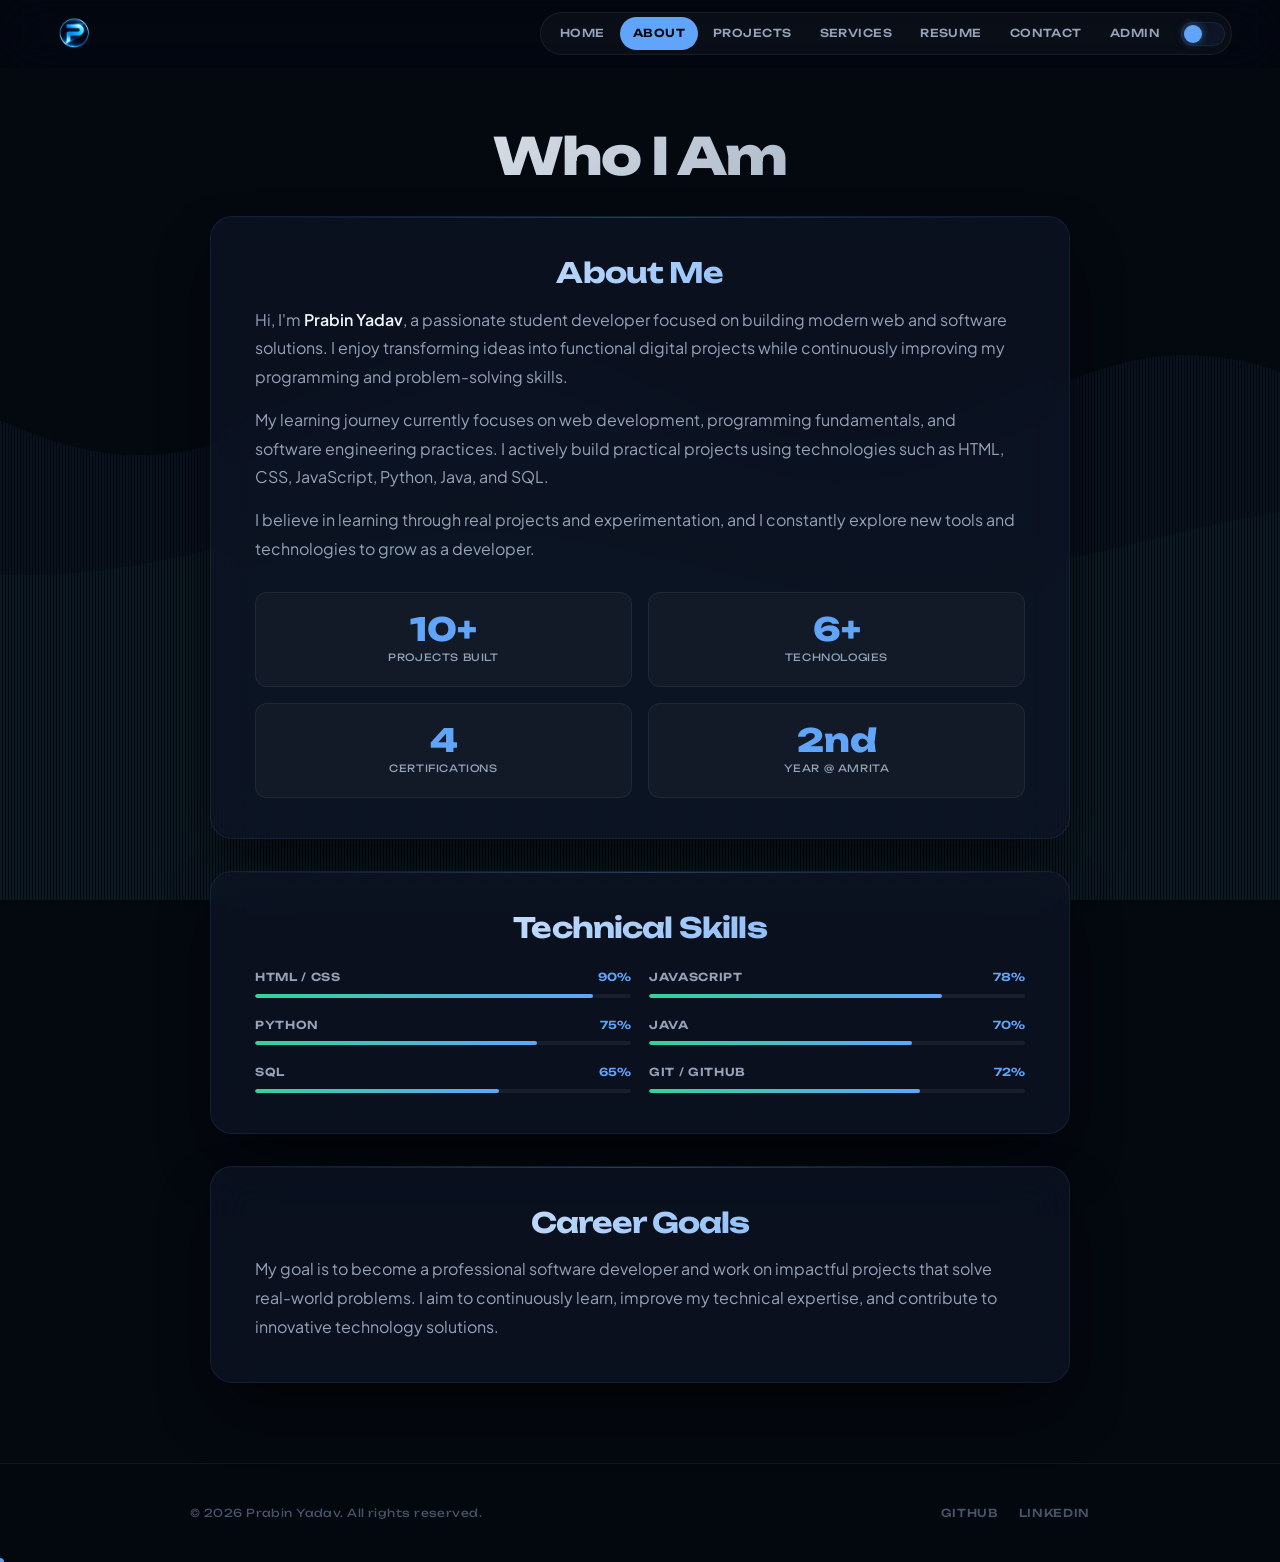
<file: about.html>
<!DOCTYPE html>
<html lang="en">
<head>
  <meta charset="UTF-8">
  <meta name="viewport" content="width=device-width, initial-scale=1.0">
  <title>About | Prabin Yadav</title>
  <link rel="stylesheet" href="css/style.css">
</head>
<body>

<canvas id="aboutCanvas"></canvas>

<header>
  <div class="logo">
    <img src="images/logo.png" alt="Prabin Yadav">
  </div>
  <nav>
    <div class="nav-links" id="navLinks">
      <a href="index.html">Home</a>
      <a href="about.html">About</a>
      <a href="projects.html">Projects</a>
      <a href="services.html">Services</a>
      <a href="resume.html">Resume</a>
      <a href="contact.html">Contact</a>
      <a href="admin/login.html">Admin</a>
      <div id="modeToggle" class="mode-toggle"><div class="toggle-circle"></div></div>
    </div>
    <div class="menu-toggle" id="menuToggle"><span id="menuIcon">☰</span></div>
  </nav>
</header>

<div class="page-heading reveal">
  
  <h2 class="section-title">Who I Am</h2>
</div>

<section class="glass reveal">
  <h2>About Me</h2>
  <p>
    Hi, I'm <strong>Prabin Yadav</strong>, a passionate student developer
    focused on building modern web and software solutions.
    I enjoy transforming ideas into functional digital projects
    while continuously improving my programming and problem-solving skills.
  </p>
  <p style="margin-top:14px;">
    My learning journey currently focuses on web development,
    programming fundamentals, and software engineering practices.
    I actively build practical projects using technologies such as
    HTML, CSS, JavaScript, Python, Java, and SQL.
  </p>
  <p style="margin-top:14px;">
    I believe in learning through real projects and experimentation,
    and I constantly explore new tools and technologies to grow as a developer.
  </p>

  <div class="about-intro" style="margin-top:28px;">
    <div class="stat-box">
      <div class="stat-num">10+</div>
      <div class="stat-label">Projects Built</div>
    </div>

    <div class="stat-box">
      <div class="stat-num">6+</div>
      <div class="stat-label">Technologies</div>
    </div>

    <div class="stat-box">
      <div class="stat-num">4</div>
      <div class="stat-label">Certifications</div>
    </div>

    <div class="stat-box">
      <div class="stat-num">2nd</div>
      <div class="stat-label">Year @ Amrita</div>
    </div>

  </div>
</section>

<section class="glass reveal">
  <h2>Technical Skills</h2>
  <div class="skills-grid">
    <div class="skill-item">
      <div class="skill-header">
        <span class="skill-name">HTML / CSS</span>
        <span class="skill-pct">90%</span>
      </div>

      <div class="skill-track">
        <div class="skill-bar" data-pct="90">
        </div>
      </div>

    </div>

    <div class="skill-item">
      <div class="skill-header">
        <span class="skill-name">JavaScript</span>
        <span class="skill-pct">78%</span>
      </div>

      <div class="skill-track">
        <div class="skill-bar" data-pct="78">
        </div>
      </div>

    </div>

    <div class="skill-item">
      <div class="skill-header">
        <span class="skill-name">Python</span>
        <span class="skill-pct">75%</span>
      </div>

      <div class="skill-track">
        <div class="skill-bar" data-pct="75">
        </div>
      </div>

    </div>

    <div class="skill-item">
      <div class="skill-header">
        <span class="skill-name">Java</span>
        <span class="skill-pct">70%</span>
      </div>

      <div class="skill-track">
        <div class="skill-bar" data-pct="70">
        </div>
      </div>

    </div>

    <div class="skill-item">
      <div class="skill-header">
        <span class="skill-name">SQL</span>
        <span class="skill-pct">65%</span>
      </div>

      <div class="skill-track">
        <div class="skill-bar" data-pct="65">
        </div>
      </div>

    </div>

    <div class="skill-item">
      <div class="skill-header">
        <span class="skill-name">Git / GitHub</span>
        <span class="skill-pct">72%</span>
      </div>

      <div class="skill-track">
        <div class="skill-bar" data-pct="72">
        </div>
      </div>

    </div>

  </div>
</section>

<section class="glass reveal" style="margin-bottom:80px;">
  <h2>Career Goals</h2>
  <p>
    My goal is to become a professional software developer and work
    on impactful projects that solve real-world problems. I aim to
    continuously learn, improve my technical expertise, and contribute
    to innovative technology solutions.
  </p>
</section>

<footer>
  <div class="footer-inner">
    <span class="footer-copy">© 2026 Prabin Yadav. All rights reserved.</span>
    <div class="footer-links">
      <a href="https://github.com/hell-codes" target="_blank">GitHub</a>
      <a href="https://linkedin.com/in/prabinyadav" target="_blank">LinkedIn</a>
    </div>
  </div>
</footer>

<script src="js/nav.js"></script>
<script src="js/about.js"></script>
</body>
</html>
</file>
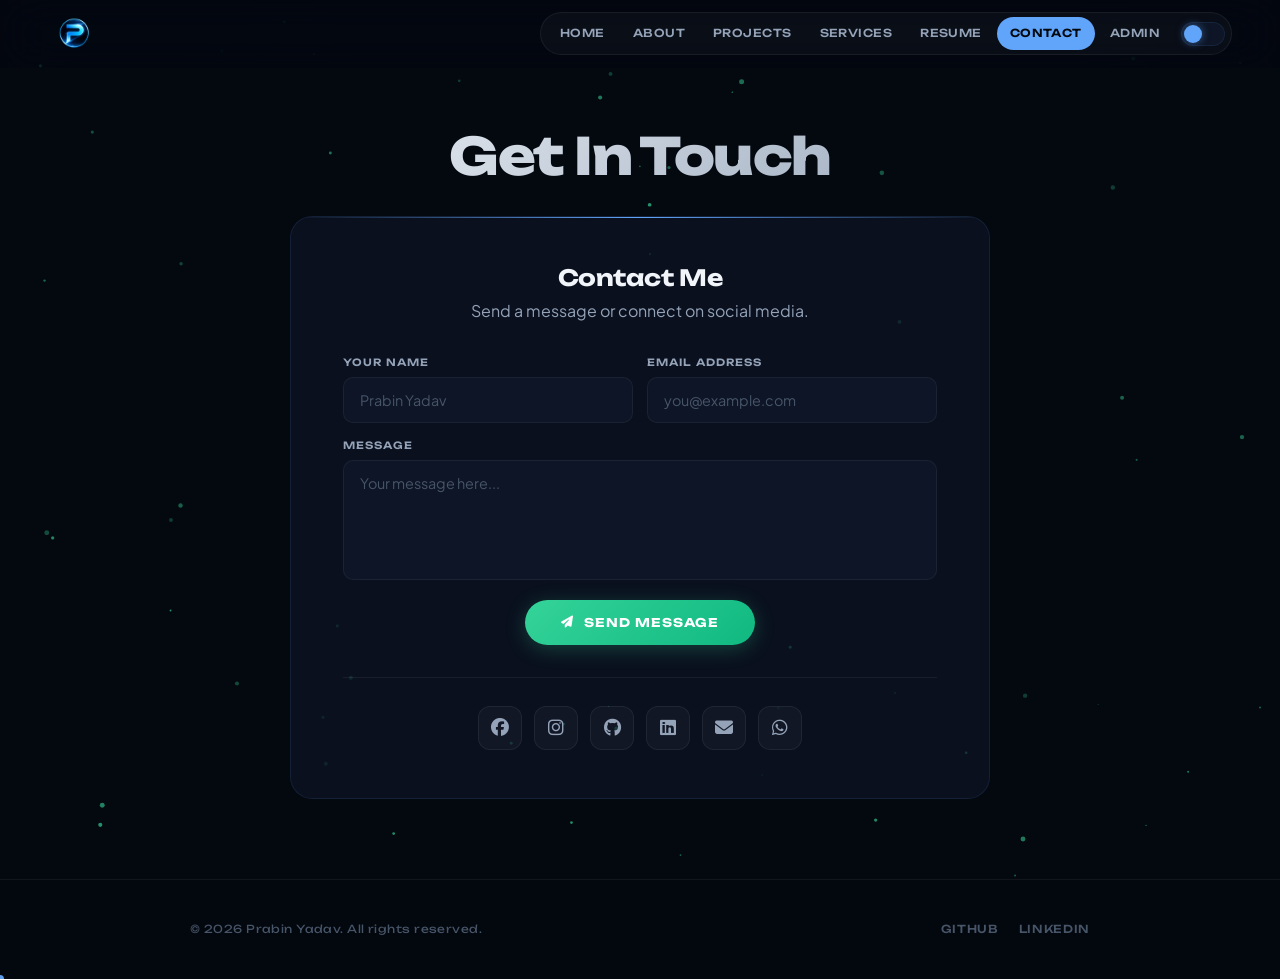
<file: contact.html>
<!DOCTYPE html>
<html lang="en">
<head>
  <meta charset="UTF-8">
  <meta name="viewport" content="width=device-width, initial-scale=1.0">
  <title>Contact | Prabin Yadav</title>
  <link rel="stylesheet" href="css/style.css">
  <link rel="stylesheet" href="https://cdnjs.cloudflare.com/ajax/libs/font-awesome/6.5.0/css/all.min.css">
</head>
<body>

<canvas id="contactCanvas"></canvas>

<header>
  <div class="logo">
    <img src="images/logo.png" alt="Prabin Yadav">
  </div>
  <nav>
    <div class="nav-links" id="navLinks">
      <a href="index.html">Home</a>
      <a href="about.html">About</a>
      <a href="projects.html">Projects</a>
      <a href="services.html">Services</a>
      <a href="resume.html">Resume</a>
      <a href="contact.html">Contact</a>
      <a href="admin/login.html">Admin</a>
      <div id="modeToggle" class="mode-toggle"><div class="toggle-circle"></div></div>
    </div>
    <div class="menu-toggle" id="menuToggle"><span id="menuIcon">☰</span></div>
  </nav>
</header>

<div class="page-heading reveal">
  
  <h2 class="section-title">Get In Touch</h2>
</div>

<div class="contact-wrap">
  <div class="contact-card reveal">
    <h2 style="font-family:var(--font-display);font-size:1.4rem;margin-bottom:6px;color:var(--text);text-align: center;">Contact Me</h2>
    <p style="margin-bottom:28px;text-align: center;">Send a message or connect on social media.</p>

    <form id="contactForm">
      <div class="form-row">
        <div class="form-group">
          <label class="form-label">Your Name</label>
          <input type="text" class="form-input" placeholder="Prabin Yadav" required>
        </div>
        <div class="form-group">
          <label class="form-label">Email Address</label>
          <input type="email" class="form-input" placeholder="you@example.com" required>
        </div>
      </div>
      <div class="form-group">
        <label class="form-label">Message</label>
        <textarea class="form-input" placeholder="Your message here..." required></textarea>
      </div>
      <button type="submit" class="form-submit">
        <i class="fas fa-paper-plane"></i> Send Message
      </button>
    </form>

    <div class="social-icons">
      <a class="social-icon" href="https://facebook.com/prabin.yadav.739326" target="_blank" title="Facebook">
        <i class="fab fa-facebook"></i>
      </a>
      <a class="social-icon" href="https://instagram.com/crazy.prabin_18" target="_blank" title="Instagram">
        <i class="fab fa-instagram"></i>
      </a>
      <a class="social-icon" href="https://github.com/hell-codes" target="_blank" title="GitHub">
        <i class="fab fa-github"></i>
      </a>
      <a class="social-icon" href="https://linkedin.com/in/prabinyadav" target="_blank" title="LinkedIn">
        <i class="fab fa-linkedin"></i>
      </a>
      <a class="social-icon" href="https://mail.google.com/mail/?view=cm&fs=1&to=prabin.yadav.0.0.18@gmail.com" target="_blank" title="Email">
        <i class="fas fa-envelope"></i>
      </a>
      <a class="social-icon" href="https://wa.me/+917250854792" target="_blank" title="WhatsApp">
        <i class="fab fa-whatsapp"></i>
      </a>
    </div>
  </div>
</div>

<footer>
  <div class="footer-inner">
    <span class="footer-copy">© 2026 Prabin Yadav. All rights reserved.</span>
    <div class="footer-links">
      <a href="https://github.com/hell-codes" target="_blank">GitHub</a>
      <a href="https://linkedin.com/in/prabinyadav" target="_blank">LinkedIn</a>
    </div>
  </div>
</footer>

<script src="js/nav.js"></script>
<script src="js/contact.js"></script>
</body>
</html>
</file>
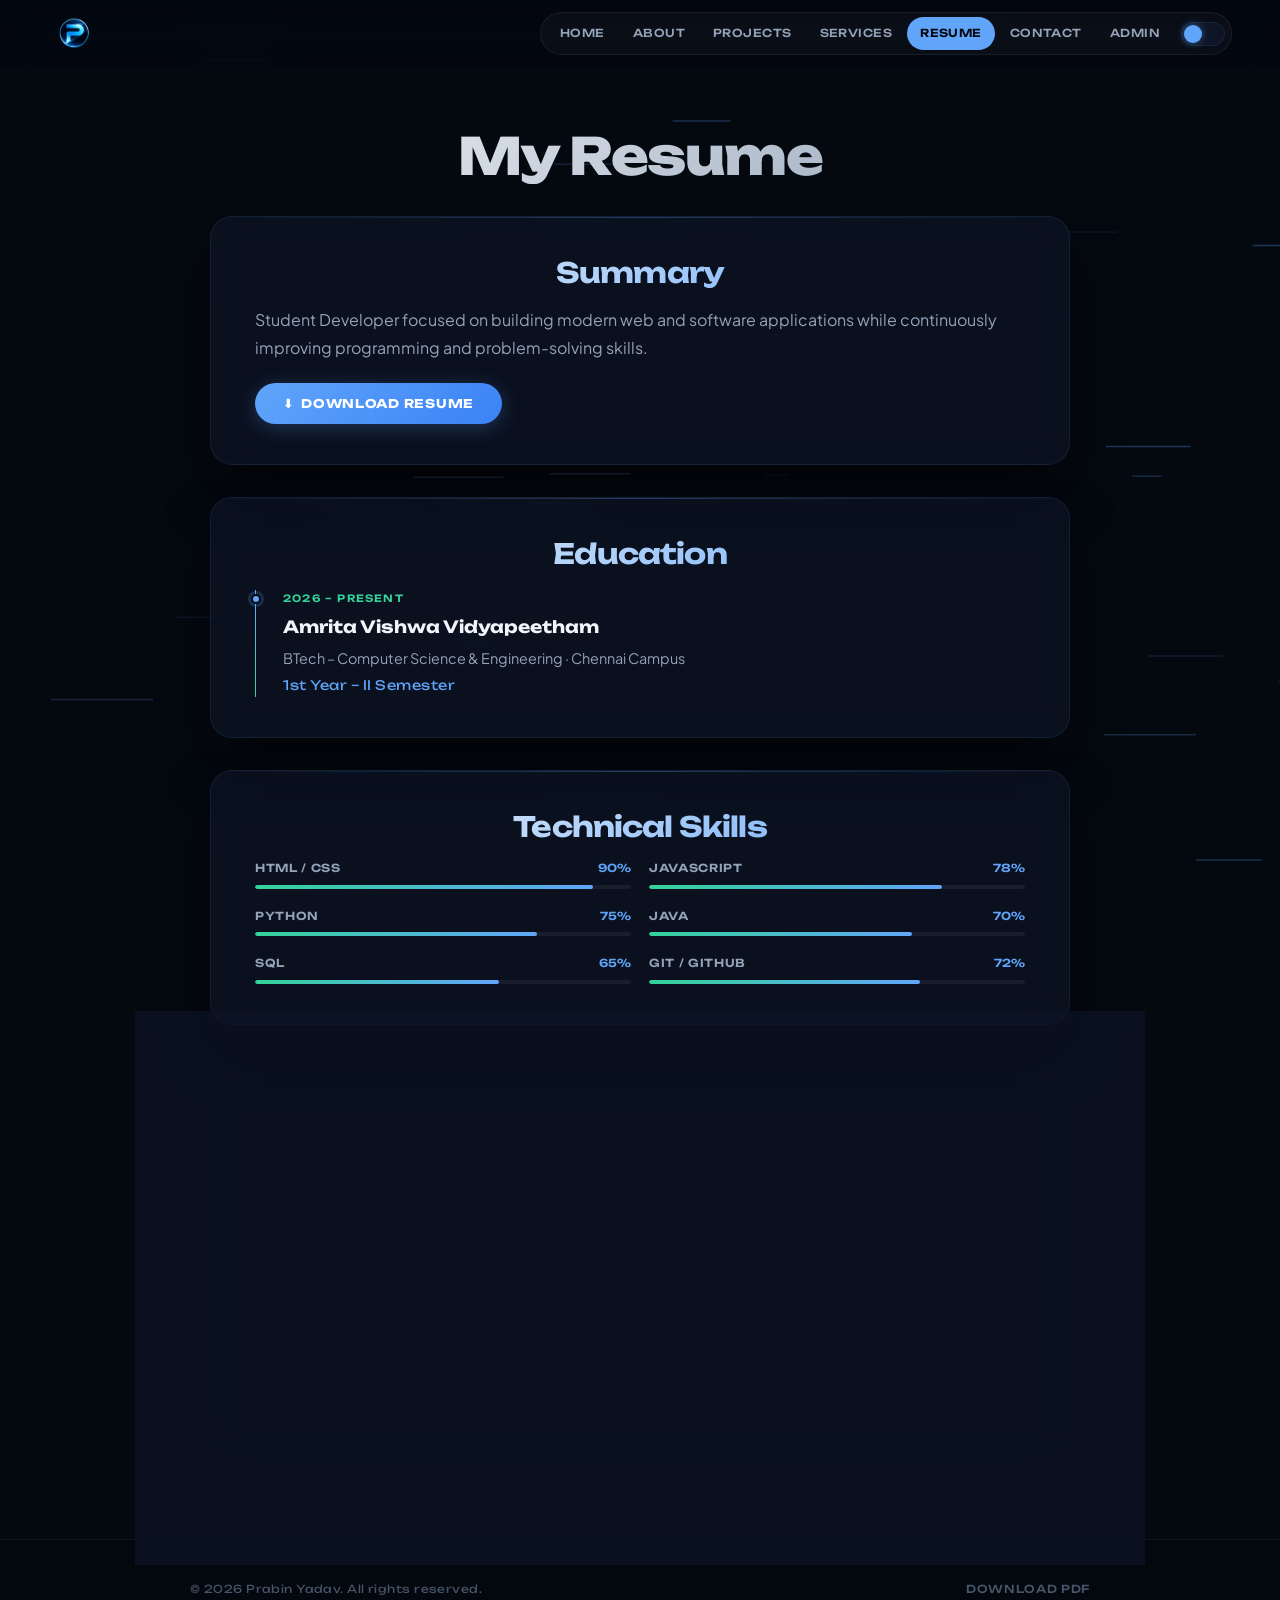
<file: resume.html>
<!DOCTYPE html>
<html lang="en">
<head>
  <meta charset="UTF-8">
  <meta name="viewport" content="width=device-width, initial-scale=1.0">
  <title>Resume | Prabin Yadav</title>
  <link rel="stylesheet" href="css/style.css">
</head>
<body>

<canvas id="resumeCanvas"></canvas>

<header>
  <div class="logo">
    <img src="images/logo.png" alt="Prabin Yadav">
  </div>
  <nav>
    <div class="nav-links" id="navLinks">
      <a href="index.html">Home</a>
      <a href="about.html">About</a>
      <a href="projects.html">Projects</a>
      <a href="services.html">Services</a>
      <a href="resume.html">Resume</a>
      <a href="contact.html">Contact</a>
      <a href="admin/login.html">Admin</a>
      <div id="modeToggle" class="mode-toggle"><div class="toggle-circle"></div></div>
    </div>
    <div class="menu-toggle" id="menuToggle"><span id="menuIcon">☰</span></div>
  </nav>
</header>

<div class="page-heading reveal">

  <h2 class="section-title">My Resume</h2>
</div>

<section class="glass reveal">
  <h2>Summary</h2>
  <p>
    Student Developer focused on building modern web and software
    applications while continuously improving programming and
    problem-solving skills.
  </p>
  <a href="resume.pdf" download style="text-decoration:none;">
    <button class="btn-primary" style="margin-top:20px;border:none;cursor:pointer;display:inline-flex;align-items:center;gap:8px;font-family:var(--font-display);font-size:12px;font-weight:700;letter-spacing:0.06em;text-transform:uppercase;padding:13px 28px;border-radius:50px;background:linear-gradient(135deg,var(--accent),#3b82f6);color:#fff;transition:.25s;box-shadow:0 4px 20px rgba(96,165,250,.25);">
      ⬇ &nbsp;Download Resume
    </button>
  </a>
</section>


<section class="glass reveal">
  <h2>Education</h2>
  <div class="timeline">
    <div class="timeline-item">
      <div class="timeline-dot"></div>
      <div class="timeline-date">2026 – Present</div>
      <div class="timeline-title">Amrita Vishwa Vidyapeetham</div>
      <div class="timeline-sub">BTech – Computer Science & Engineering · Chennai Campus</div>
      <div class="timeline-sub" style="margin-top:4px;color:var(--accent);font-size:.82rem;font-family:var(--font-display);letter-spacing:0.04em;">1st Year – II Semester</div>
    </div>
  </div>
</section>


<section class="glass reveal">
  <h2>Technical Skills</h2>
  <div class="skills-grid" style="margin-top:16px;">
    <div class="skill-item">
      <div class="skill-header">
        <span class="skill-name">HTML / CSS</span>
        <span class="skill-pct">90%</span>
      </div>

      <div class="skill-track"><div class="skill-bar" data-pct="90"></div></div>
    </div>

    <div class="skill-item">
      <div class="skill-header">
        <span class="skill-name">JavaScript</span>
        <span class="skill-pct">78%</span>
      </div>

      <div class="skill-track"><div class="skill-bar" data-pct="78"></div></div>
    </div>

    <div class="skill-item">
      <div class="skill-header">
        <span class="skill-name">Python</span>
        <span class="skill-pct">75%</span>
      </div>

      <div class="skill-track"><div class="skill-bar" data-pct="75"></div></div>
    </div>

    <div class="skill-item">
      <div class="skill-header">
        <span class="skill-name">Java</span>
        <span class="skill-pct">70%</span>
      </div>

      <div class="skill-track"><div class="skill-bar" data-pct="70"></div></div>
    </div>

    <div class="skill-item">
      <div class="skill-header">
        <span class="skill-name">SQL</span>
        <span class="skill-pct">65%</span>
      </div>

      <div class="skill-track"><div class="skill-bar" data-pct="65"></div></div>
    </div>

    <div class="skill-item">
      <div class="skill-header">
        <span class="skill-name">Git / GitHub</span>
        <span class="skill-pct">72%</span>
      </div>

      <div class="skill-track"><div class="skill-bar" data-pct="72"></div></div>
    </div>

  </div>
</section>


<section class="glass reveal" style="margin-bottom:80px;">
  <h2>Certifications</h2>
  <ul class="cert-list">
    <li>
      <span>Android App Development</span>
      <a href="certificates/android.pdf" target="_blank">View ↗</a>
    </li>
    <li>
      <span>IBM Certification</span>
      <a href="certificates/ibm.pdf" target="_blank">View ↗</a>
    </li>
    <li>
      <span>Java Certification</span>
      <a href="certificates/java.pdf" target="_blank">View ↗</a>
    </li>
    <li>
      <span>Python Certification</span>
      <a href="certificates/python.pdf" target="_blank">View ↗</a>
    </li>
  </ul>
</section>

<footer>
  <div class="footer-inner">
    <span class="footer-copy">© 2026 Prabin Yadav. All rights reserved.</span>
    <div class="footer-links">
      <a href="resume.pdf" download>Download PDF</a>
    </div>
  </div>
</footer>

<script src="js/nav.js"></script>
<script src="js/resume.js"></script>
</body>
</html>
</file>
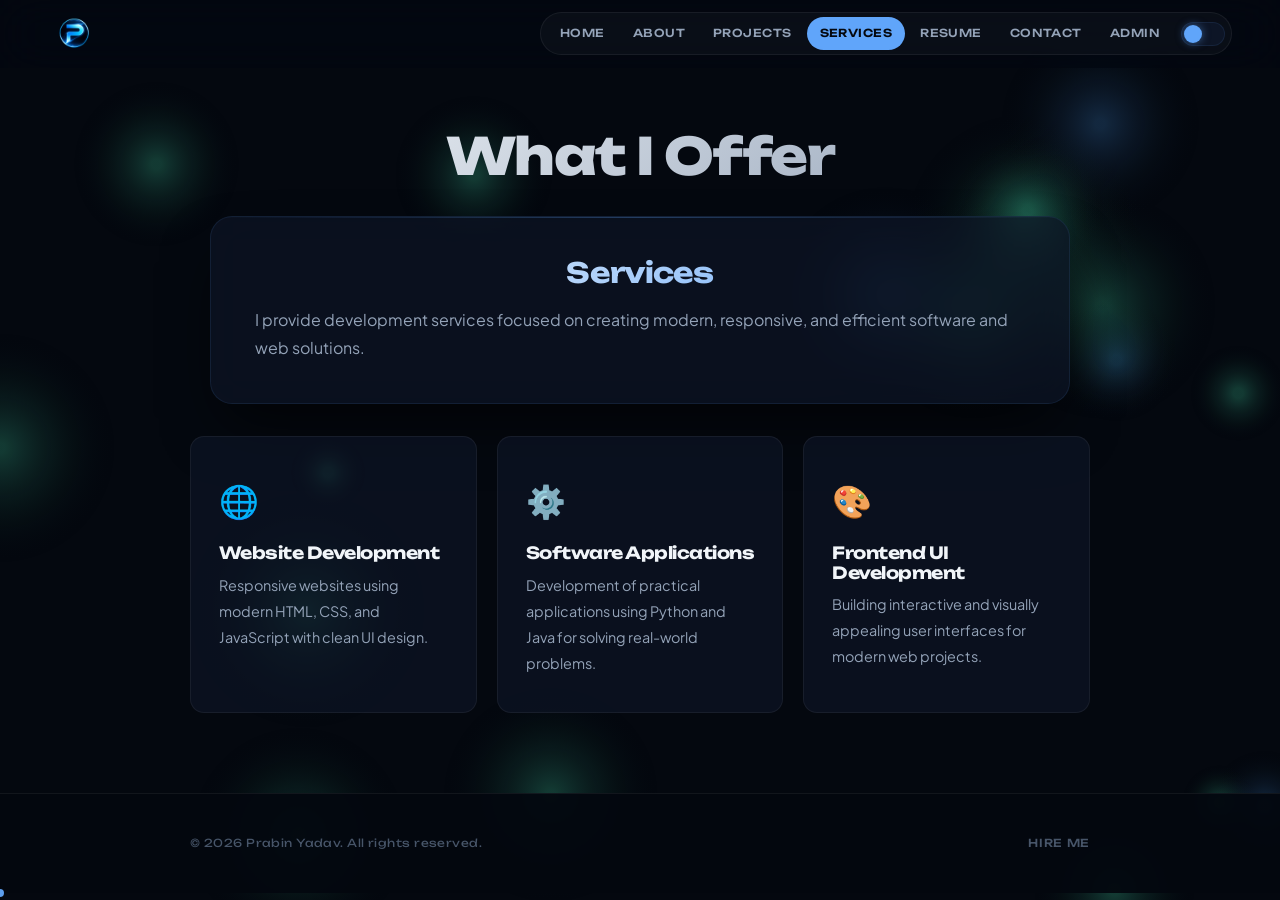
<file: services.html>
<!DOCTYPE html>
<html lang="en">
<head>
  <meta charset="UTF-8">
  <meta name="viewport" content="width=device-width, initial-scale=1.0">
  <title>Services | Prabin Yadav</title>
  <link rel="stylesheet" href="css/style.css">
</head>
<body>

<canvas id="servicesCanvas"></canvas>

<header>
  <div class="logo">
    <img src="images/logo.png" alt="Prabin Yadav">
  </div>
  <nav>
    <div class="nav-links" id="navLinks">
      <a href="index.html">Home</a>
      <a href="about.html">About</a>
      <a href="projects.html">Projects</a>
      <a href="services.html">Services</a>
      <a href="resume.html">Resume</a>
      <a href="contact.html">Contact</a>
      <a href="admin/login.html">Admin</a>
      <div id="modeToggle" class="mode-toggle"><div class="toggle-circle"></div></div>
    </div>
    <div class="menu-toggle" id="menuToggle"><span id="menuIcon">☰</span></div>
  </nav>
</header>

<div class="page-heading reveal">
  
  <h2 class="section-title">What I Offer</h2>
</div>

<section class="glass reveal">
  <h2>Services</h2>
  <p>
    I provide development services focused on creating modern,
    responsive, and efficient software and web solutions.
  </p>
</section>

<div class="services-grid">
  <div class="service-card reveal stagger-1">
    <span class="service-icon">🌐</span>
    <h3>Website Development</h3>
    <p>
      Responsive websites using modern HTML, CSS,
      and JavaScript with clean UI design.
    </p>
  </div>

  <div class="service-card reveal stagger-2">
    <span class="service-icon">⚙️</span>
    <h3>Software Applications</h3>
    <p>
      Development of practical applications using
      Python and Java for solving real-world problems.
    </p>
  </div>

  <div class="service-card reveal stagger-3">
    <span class="service-icon">🎨</span>
    <h3>Frontend UI Development</h3>
    <p>
      Building interactive and visually appealing
      user interfaces for modern web projects.
    </p>
  </div>
</div>

<footer>
  <div class="footer-inner">
    <span class="footer-copy">© 2026 Prabin Yadav. All rights reserved.</span>
    <div class="footer-links">
      <a href="contact.html">Hire Me</a>
    </div>
  </div>
</footer>

<script src="js/nav.js"></script>
<script src="js/services.js"></script>
</body>
</html>
</file>
<file: css/style.css>
@import url('https://fonts.googleapis.com/css2?family=Unbounded:wght@300;400;500;600;700;800&family=Plus+Jakarta+Sans:ital,wght@0,300;0,400;0,500;0,600;1,300&display=swap');

:root {
  --bg:          #04080f;
  --bg-2:        #080e1a;
  --bg-3:        #0d1526;
  --surface:     rgba(13, 21, 38, 0.7);
  --surface-2:   rgba(255,255,255,0.03);
  --border:      rgba(96, 165, 250, 0.1);
  --border-2:    rgba(255,255,255,0.06);
  --accent:      #60a5fa;
  --accent-2:    #34d399;
  --accent-3:    #f472b6;
  --glow-blue:   rgba(96,165,250,0.2);
  --glow-green:  rgba(52,211,153,0.15);
  --text:        #f1f5f9;
  --text-2:      #94a3b8;
  --text-3:      #475569;
  --nav-h:       68px;
  --radius:      14px;
  --radius-lg:   22px;
  --shadow:      0 30px 60px -15px rgba(0,0,0,0.7);
  --font-display:'Unbounded', sans-serif;
  --font-body:   'Plus Jakarta Sans', sans-serif;
}

.light {
  --bg:        #f8faff;
  --bg-2:      #f0f4fe;
  --bg-3:      #e8eeff;
  --surface:   rgba(255,255,255,0.85);
  --surface-2: rgba(0,0,0,0.02);
  --border:    rgba(59,130,246,0.15);
  --border-2:  rgba(0,0,0,0.07);
  --text:      #0f172a;
  --text-2:    #475569;
  --text-3:    #94a3b8;
  --glow-blue: rgba(59,130,246,0.08);
  --shadow:    0 20px 40px -10px rgba(0,0,0,0.12);
}

*, *::before, *::after { 
  box-sizing: border-box; 
  margin: 0; 
  padding: 0; 
}

html {
  scroll-behavior: smooth;
  overflow-x: clip;
  font-size: 16px;
}

body {
  font-family: var(--font-body);
  background: var(--bg);
  color: var(--text);
  line-height: 1.7;
  overflow-x: clip;
  transition: background .4s, color .4s;
  cursor: none;
}

body.menu-open { 
  overflow: hidden; 
}

#cursor-dot {
  position: fixed;
  width: 8px; height: 8px;
  background: var(--accent);
  border-radius: 50%;
  pointer-events: none;
  z-index: 99999;
  transition: transform .15s ease, opacity .3s;
  transform: translate(-50%,-50%);
  mix-blend-mode: difference;
}

#cursor-ring {
  position: fixed;
  width: 36px; 
  height: 36px;
  border: 1.5px solid rgba(96,165,250,0.6);
  border-radius: 50%;
  pointer-events: none;
  z-index: 99998;
  transition: transform .08s linear, width .2s, height .2s, border-color .2s;
  transform: translate(-50%,-50%);
}

#cursor-ring.hovered {
  width: 54px; 
  height: 54px;
  border-color: var(--accent-2);
  background: rgba(52,211,153,0.04);
}

@media (hover: none) {
  #cursor-dot, #cursor-ring { 
    display: none; 
  }
  body { 
    cursor: auto; 
  }
}

#scroll-progress {
  position: fixed;
  top: 0; 
  left: 0;
  height: 2px;
  width: 0%;
  background: linear-gradient(90deg, var(--accent-2), var(--accent), var(--accent-3));
  z-index: 99997;
  transition: width .08s linear;
}

#particles, #aboutCanvas, #servicesCanvas,
#resumeCanvas, #projectsCanvas, #contactCanvas {
  position: fixed;
  inset: 0;
  width: 100%; 
  height: 100%;
  z-index: -1;
  background: var(--bg);
}

h1,h2,h3,h4,h5 {
  font-family: var(--font-display);
  letter-spacing: -0.03em;
  line-height: 1.15;
  color: var(--text);
}

h2 {
  font-size: clamp(1.6rem, 3.5vw, 2.2rem);
  font-weight: 700;
}

p {
  color: var(--text-2);
  font-weight: 400;
  line-height: 1.8;
}

a { 
  text-decoration: none; 
  color: inherit; 
}

strong { 
  color: var(--text); 
  font-weight: 600; 
}

header {
  position: sticky;
  top: 0;
  z-index: 1000;
  height: var(--nav-h);
  display: flex;
  align-items: center;
  justify-content: space-between;
  padding: 0 clamp(16px, 4vw, 48px);
  background: rgba(4,8,15,0.6);
  backdrop-filter: blur(24px) saturate(160%);
  -webkit-backdrop-filter: blur(24px) saturate(160%);
  border-bottom: 1px solid transparent;
  transition: border-color .3s, background .3s, box-shadow .3s;
}

header.scrolled {
  border-bottom-color: var(--border);
  background: rgba(4,8,15,0.88);
  box-shadow: 0 8px 32px rgba(0,0,0,0.4);
}

.light header {
  background: rgba(248,250,255,0.7);
}

.light header.scrolled {
  background: rgba(248,250,255,0.95);
  box-shadow: 0 4px 20px rgba(0,0,0,0.08);
}

header::after {
  content: '';
  position: absolute;
  bottom: -1px; 
  left: 50%;
  width: 0; 
  height: 1px;
  background: linear-gradient(90deg, transparent, var(--accent), transparent);
  transition: width .6s ease, left .6s ease;
}

header.scrolled::after {
  width: 100%; 
  left: 0;
}

.logo {
  display: flex; 
  align-items: center;
  flex-shrink: 0;
}

.logo img {
  height: 52px;
  width: auto;
  object-fit: contain;
  transition: filter .3s, transform .3s;
  filter: drop-shadow(0 0 0 transparent);
}

.logo img:hover {
  transform: scale(1.06);
  filter: drop-shadow(0 0 10px var(--glow-blue));
}

nav {
  display: flex;
  align-items: center;
  gap: 6px;
}

.nav-links {
  display: flex;
  align-items: center;
  gap: 2px;
  background: var(--surface-2);
  border: 1px solid var(--border-2);
  border-radius: 50px;
  padding: 4px 6px;
}

nav a {
  font-family: var(--font-display);
  font-size: 11px;
  font-weight: 500;
  letter-spacing: 0.04em;
  text-transform: uppercase;
  color: var(--text-2);
  padding: 7px 13px;
  border-radius: 50px;
  transition: color .2s, background .2s;
  white-space: nowrap;
  position: relative;
}

nav a:hover {
  color: var(--text);
  background: rgba(255,255,255,0.06);
}

nav a.active {
  color: var(--bg);
  background: var(--accent);
  font-weight: 600;
}

.light nav a.active {
  color: #fff;
  background: #3b82f6;
}

.mode-toggle {
  width: 44px; height: 24px;
  background: var(--bg-3);
  border: 1px solid var(--border);
  border-radius: 12px;
  cursor: none;
  position: relative;
  transition: .3s;
  flex-shrink: 0;
  margin-left: 6px;
}

.mode-toggle:hover { 
  border-color: var(--accent); 
}

.toggle-circle {
  width: 18px; 
  height: 18px;
  background: var(--accent);
  border-radius: 50%;
  position: absolute;
  top: 2px; 
  left: 2px;
  transition: all .35s cubic-bezier(.34,1.56,.64,1);
  box-shadow: 0 0 8px rgba(96,165,250,.5);
}

.light .toggle-circle { 
  left: 22px; 
  background: #f59e0b; 
}

.menu-toggle {
  display: none;
  align-items: center; 
  justify-content: center;
  width: 44px; 
  height: 44px;
  border-radius: 10px;
  border: 1px solid var(--border-2);
  background: var(--surface-2);
  cursor: pointer;
  font-size: 20px;
  color: var(--text);
  transition: .2s;
  line-height: 1;
  text-align: center;
}

.menu-toggle:hover {
  border-color: var(--accent);
  color: var(--accent);
}


@media (max-width: 768px) {

  nav {
    width: 100%;
    justify-content: flex-end;
    
    pointer-events: none;
  }

  nav > *:not(.menu-toggle) {
    pointer-events: auto;
  }

  .menu-toggle {
    pointer-events: auto;
  }

  .menu-toggle {
    display: flex;
    font-size: 26px;
    cursor: pointer;
    color: var(--text);
    
    position: fixed;
    top: 12px;
    right: 16px;
    z-index: 4000;
    background: rgba(4, 8, 15, 0.85);
    backdrop-filter: blur(12px);
    -webkit-backdrop-filter: blur(12px);
    border: 1px solid rgba(96,165,250,0.2);
    border-radius: 10px;
    width: 44px;
    height: 44px;
  }

  .nav-links {
    position: fixed;
    top: 64px;
    right: 12px;
    left: auto;
    width: 200px;
    height: auto;
    background: rgba(4, 8, 15, 0.97);
    backdrop-filter: blur(20px);
    -webkit-backdrop-filter: blur(20px);
    border: 1px solid rgba(96,165,250,0.18);
    border-radius: 16px;
    display: flex;
    flex-direction: column;
    align-items: center;
    padding: 10px 8px;
    gap: 2px;
    
    opacity: 0;
    pointer-events: none;
    transform: translateY(-8px) scale(0.96);
    transform-origin: top right;
    transition: opacity 0.25s ease, transform 0.25s ease;
    z-index: 3500;
    box-shadow: 0 12px 40px rgba(0,0,0,0.6), 0 0 0 1px rgba(96,165,250,0.08);
    overflow: visible;
  }

  .nav-links.active {
    opacity: 1 !important;
    pointer-events: auto !important;
    transform: translateY(0) scale(1) !important;
    right: 12px !important;
  }

  .light .nav-links {
    background: rgba(248, 250, 255, 0.98);
  }

  .nav-links a {
    margin: 0;
    font-size: 13px;
    color: var(--text-2);
    padding: 11px 16px;
    border-radius: 10px;
    width: 100%;
    text-align: center;
    transition: background 0.2s, color 0.2s;
  }

  .nav-links a:hover {
    background: rgba(96,165,250,0.08);
    color: var(--text);
  }

  .light .nav-links a {
    color: var(--text);
  }

  .nav-links a.active {
    color: var(--accent);
    background: rgba(96, 165, 250, 0.1);
  }


  .mode-toggle {
    margin: 8px auto 4px;
  }
}


#menuIcon {
  display: flex;
  align-items: center;
  justify-content: center;
  line-height: 1;
  position: relative;
  z-index: 2000;
}


body.menu-open #menuToggle {
  
  z-index: 4000;
}


.section-title {
  font-family: var(--font-display);
  font-size: clamp(2rem, 5vw, 3.2rem);
  font-weight: 800;
  line-height: 1.1;
  margin-bottom: 20px;
  background: linear-gradient(135deg, var(--text) 0%, var(--text-2) 100%);
  -webkit-background-clip: text;
  -webkit-text-fill-color: transparent;
  background-clip: text;
}

.hero-section {
  min-height: calc(100vh - var(--nav-h));
  display: flex;
  align-items: center;
  justify-content: center;
  padding: 40px clamp(16px, 5vw, 60px);
  position: relative;
  overflow: hidden;
}

.hero-inner {
  max-width: 1100px;
  width: 100%;
  display: grid;
  grid-template-columns: 1fr 380px;
  gap: 60px;
  align-items: center;
}

.hero-badge {
  display: inline-flex;
  align-items: center;
  gap: 8px;
  font-family: var(--font-display);
  font-size: 10px;
  font-weight: 600;
  letter-spacing: 0.15em;
  text-transform: uppercase;
  color: var(--accent-2);
  background: rgba(52,211,153,0.08);
  border: 1px solid rgba(52,211,153,0.2);
  border-radius: 50px;
  padding: 7px 16px;
  margin-bottom: 28px;
  animation: fadeSlideUp .6s ease both;
}

.hero-badge::before {
  content: '';
  width: 6px; height: 6px;
  background: var(--accent-2);
  border-radius: 50%;
  animation: pulse 2s infinite;
}

@keyframes pulse {
  0%,100% { 
    opacity:1; 
    transform:scale(1); 
  }
  50% { 
    opacity:.4; 
    transform:scale(.8); 
  }
}

.hero-name {
  font-family: var(--font-display);
  font-size: clamp(2.8rem, 7vw, 5.5rem);
  font-weight: 800;
  line-height: 1.0;
  margin-bottom: 12px;
  animation: fadeSlideUp .7s .1s ease both;
}

.hero-name .line-1 {
  display: block;
  color: var(--text);
}

.hero-name .line-2 {
  display: block;
  background: linear-gradient(135deg, var(--accent) 0%, var(--accent-2) 60%, var(--accent-3) 100%);
  -webkit-background-clip: text;
  -webkit-text-fill-color: transparent;
  background-clip: text;
}

.hero-role {
  font-family: var(--font-display);
  font-size: clamp(1rem, 2vw, 1.3rem);
  font-weight: 400;
  color: var(--text-2);
  min-height: 2em;
  margin-bottom: 24px;
  animation: fadeSlideUp .8s .2s ease both;
}

.hero-role #typing { 
  color: var(--accent); 
}

.cursor {
  color: var(--accent);
  animation: blink 1s infinite;
  font-weight: 300;
}
@keyframes blink { 
  50%{
    opacity:0;
  } 
}

.hero-desc {
  font-size: 1rem;
  color: var(--text-2);
  max-width: 480px;
  margin-bottom: 36px;
  line-height: 1.8;
  animation: fadeSlideUp .9s .3s ease both;
}

.hero-cta {
  display: flex;
  gap: 14px;
  flex-wrap: wrap;
  animation: fadeSlideUp 1s .4s ease both;
}

.btn-primary {
  display: inline-flex;
  align-items: center;
  gap: 8px;
  font-family: var(--font-display);
  font-size: 12px;
  font-weight: 600;
  letter-spacing: 0.06em;
  text-transform: uppercase;
  padding: 14px 28px;
  border-radius: 50px;
  background: linear-gradient(135deg, var(--accent), #3b82f6);
  color: #fff;
  border: none;
  cursor: none;
  transition: transform .25s, box-shadow .25s;
  box-shadow: 0 0 0 0 rgba(96,165,250,.3);
  text-decoration: none;
}

.btn-primary:hover {
  transform: translateY(-3px);
  box-shadow: 0 12px 30px rgba(96,165,250,.35);
}

.btn-secondary {
  display: inline-flex;
  align-items: center;
  gap: 8px;
  font-family: var(--font-display);
  font-size: 12px;
  font-weight: 600;
  letter-spacing: 0.06em;
  text-transform: uppercase;
  padding: 14px 28px;
  border-radius: 50px;
  background: transparent;
  color: var(--text-2);
  border: 1px solid var(--border);
  cursor: none;
  transition: .25s;
  text-decoration: none;
}

.btn-secondary:hover {
  border-color: var(--accent);
  color: var(--accent);
  background: rgba(96,165,250,.06);
}

.hero-visual {
  display: flex;
  flex-direction: column;
  align-items: center;
  gap: 20px;
  animation: fadeSlideUp .8s .3s ease both;
}

.hero-avatar-wrap {
  position: relative;
  width: 260px; 
  height: 260px;
}

.hero-avatar-wrap::before {
  content: '';
  position: absolute;
  inset: -3px;
  border-radius: 50%;
  background: conic-gradient(var(--accent), var(--accent-2), var(--accent-3), var(--accent));
  animation: spin 5s linear infinite;
}

.hero-avatar-wrap::after {
  content: '';
  position: absolute;
  inset: 3px;
  border-radius: 50%;
  background: var(--bg-2);
}

@keyframes spin { 
  to { 
    transform: rotate(360deg); 
  } 
}

.hero-avatar-wrap img {
  position: absolute;
  inset: 6px;
  width: calc(100% - 12px);
  height: calc(100% - 12px);
  object-fit: cover;
  border-radius: 50%;
  z-index: 1;
}

.hero-chips {
  display: flex;
  flex-wrap: wrap;
  gap: 8px;
  justify-content: center;
  max-width: 280px;
}

.chip {
  font-family: var(--font-display);
  font-size: 9px;
  font-weight: 600;
  letter-spacing: 0.08em;
  text-transform: uppercase;
  padding: 6px 14px;
  border-radius: 50px;
  border: 1px solid var(--border);
  background: var(--surface-2);
  color: var(--text-2);
  transition: .2s;
}

.chip:hover {
  border-color: var(--accent);
  color: var(--accent);
  background: rgba(96,165,250,.06);
}



@keyframes scrollBounce {
  0%,100% { 
    transform: translateY(0); 
  }
  50% { 
    transform: translateY(6px); 
  }
}

.glass {
  background: var(--surface);
  border: 1px solid var(--border);
  border-radius: var(--radius-lg);
  padding: 40px 44px;
  margin: 0 auto 32px;
  max-width: 860px;
  width: calc(100% - 32px);
  backdrop-filter: blur(20px);
  -webkit-backdrop-filter: blur(20px);
  box-shadow: var(--shadow);
  transition: transform .35s, box-shadow .35s, border-color .35s;
  position: relative;
  overflow: hidden;
}

.glass::before {
  content: '';
  position: absolute;
  top: 0; 
  left: 0; 
  right: 0;
  height: 1px;
  background: linear-gradient(90deg, transparent, rgba(96,165,250,.3), transparent);
}

.glass:hover {
  transform: translateY(-4px);
  border-color: rgba(96,165,250,.2);
  box-shadow: 0 40px 80px -20px rgba(0,0,0,.7), 0 0 0 1px rgba(96,165,250,.08);
}

.glass h2 {
  font-size: clamp(1.4rem, 3vw, 1.9rem);
  margin-bottom: 18px;
  background: linear-gradient(135deg, var(--text), var(--accent));
  -webkit-background-clip: text;
  -webkit-text-fill-color: transparent;
  background-clip: text;
  text-align: center;
}

.light .glass {
  background: rgba(255,255,255,.8);
  border-color: rgba(59,130,246,.12);
}

.skills-grid {
  display: grid;
  grid-template-columns: 1fr 1fr;
  gap: 18px;
  margin-top: 24px;
}

.skill-item { 
  display: flex; 
  flex-direction: column; 
  gap: 7px; 
}

.skill-header {
  display: flex;
  justify-content: space-between;
  align-items: center;
}

.skill-name {
  font-family: var(--font-display);
  font-size: 11px;
  font-weight: 600;
  letter-spacing: 0.06em;
  text-transform: uppercase;
  color: var(--text-2);
}

.skill-pct {
  font-family: var(--font-display);
  font-size: 11px;
  color: var(--accent);
  font-weight: 600;
}

.skill-track {
  height: 4px;
  background: rgba(255,255,255,.06);
  border-radius: 4px;
  overflow: hidden;
}

.skill-bar {
  height: 100%;
  border-radius: 4px;
  background: linear-gradient(90deg, var(--accent-2), var(--accent));
  width: 0;
  transition: width 1.2s cubic-bezier(.16,1,.3,1);
}

.cards-section {
  max-width: 1160px;
  width: calc(100% - 32px);
  margin: 0 auto;
  padding: 0 0 80px;
}

.cards-grid {
  display: grid;
  grid-template-columns: repeat(auto-fill, minmax(300px, 1fr));
  gap: 22px;
}

#projectList {
  display: grid;
  grid-template-columns: repeat(auto-fill, minmax(280px, 1fr));
  gap: 22px;
  max-width: 1160px;
  width: calc(100% - 32px);
  margin: 0 auto;
  padding: 0 0 80px;
}

.card {
  background: var(--surface);
  border: 1px solid var(--border-2);
  border-radius: var(--radius);
  overflow: hidden;
  transition: transform .35s cubic-bezier(.34,1.56,.64,1), box-shadow .35s, border-color .35s;
  position: relative;
  cursor: none;
}

.card::before {
  content: '';
  position: absolute;
  inset: 0;
  background: linear-gradient(135deg, rgba(96,165,250,.04) 0%, transparent 60%);
  opacity: 0;
  transition: opacity .3s;
  z-index: 1;
}

.card:hover {
  transform: translateY(-10px) scale(1.01);
  border-color: rgba(96,165,250,.25);
  box-shadow: 0 30px 60px -15px rgba(0,0,0,.7), 0 0 0 1px rgba(96,165,250,.12);
}

.card:hover::before { 
  opacity: 1; 
}

.card-img {
  position: relative;
  overflow: hidden;
}

.card img {
  width: 100%;
  height: 200px;
  object-fit: contain;
  background: linear-gradient(135deg, #0d1525, #0a1a30);
  display: block;
  transition: transform .5s ease;
}

.card:hover img { 
  transform: scale(1.05); 
}

.card-body {
  padding: 20px;
  position: relative;
  z-index: 2;
}

.card h3 {
  font-family: var(--font-display);
  font-size: 1rem;
  font-weight: 700;
  color: var(--text);
  margin-bottom: 6px;
  letter-spacing: -0.02em;
}

.card p {
  font-size: .875rem;
  color: var(--text-2);
  line-height: 1.6;
}

.light .card {
  background: rgba(255,255,255,.9);
  border-color: rgba(59,130,246,.1);
}

.services-grid {
  display: grid;
  grid-template-columns: repeat(auto-fit, minmax(260px, 1fr));
  gap: 20px;
  max-width: 900px;
  width: calc(100% - 32px);
  margin: 0 auto 80px;
}

.service-card {
  background: var(--surface);
  border: 1px solid var(--border-2);
  border-radius: var(--radius);
  padding: 36px 28px;
  transition: .35s;
  position: relative;
  overflow: hidden;
  cursor: none;
}

.service-card::after {
  content: '';
  position: absolute;
  bottom: 0; 
  left: 0; 
  right: 0;
  height: 2px;
  background: linear-gradient(90deg, var(--accent-2), var(--accent));
  transform: scaleX(0);
  transition: transform .3s;
}

.service-card:hover {
  transform: translateY(-6px);
  border-color: rgba(96,165,250,.2);
  box-shadow: 0 20px 50px rgba(0,0,0,.5);
}

.service-card:hover::after { 
  transform: scaleX(1); 
}

.service-icon {
  font-size: 2rem;
  margin-bottom: 16px;
  display: block;
}

.service-card h3 {
  font-family: var(--font-display);
  font-size: 1.05rem;
  font-weight: 700;
  color: var(--text);
  margin-bottom: 10px;
}

.service-card p { 
  font-size: .9rem; 
}

.light .service-card {
  background: rgba(255,255,255,.85);
  border-color: rgba(59,130,246,.1);
}

.timeline {
  position: relative;
  padding-left: 28px;
  margin-top: 20px;
}

.timeline::before {
  content: '';
  position: absolute;
  left: 0; 
  top: 0;
  width: 1px; 
  height: 0;
  background: linear-gradient(180deg, var(--accent), var(--accent-2));
  transition: height 1.5s cubic-bezier(.16,1,.3,1);
}

.timeline.animated::before { 
  height: 100%; 
}

.timeline-item {
  position: relative;
  margin-bottom: 30px;
  padding-bottom: 30px;
  border-bottom: 1px solid var(--border-2);
}

.timeline-item:last-child {
  border-bottom: none;
  margin-bottom: 0; 
  padding-bottom: 0;
}

.timeline-dot {
  position: absolute;
  left: -32px;
  top: 4px;
  width: 10px; 
  height: 10px;
  background: var(--accent);
  border-radius: 50%;
  border: 2px solid var(--bg);
  box-shadow: 0 0 0 3px rgba(96,165,250,.2);
}

.timeline-date {
  font-family: var(--font-display);
  font-size: 10px;
  font-weight: 600;
  letter-spacing: 0.12em;
  text-transform: uppercase;
  color: var(--accent-2);
  margin-bottom: 6px;
}

.timeline-title {
  font-family: var(--font-display);
  font-size: 1.05rem;
  font-weight: 700;
  color: var(--text);
  margin-bottom: 4px;
}

.timeline-sub {
  font-size: .9rem;
  color: var(--text-2);
}

.cert-list {
  list-style: none;
  display: flex;
  flex-direction: column;
  gap: 12px;
  margin-top: 16px;
}

.cert-list li {
  display: flex;
  align-items: center;
  justify-content: space-between;
  padding: 14px 18px;
  background: var(--surface-2);
  border: 1px solid var(--border-2);
  border-radius: 10px;
  transition: .2s;
}

.cert-list li:hover {
  border-color: var(--accent);
  background: rgba(96,165,250,.04);
}

.cert-list span {
  font-size: .9rem;
  color: var(--text-2);
}

.cert-list a {
  font-family: var(--font-display);
  font-size: 10px;
  font-weight: 600;
  letter-spacing: 0.08em;
  text-transform: uppercase;
  color: var(--accent);
  padding: 5px 14px;
  border: 1px solid rgba(96,165,250,.3);
  border-radius: 50px;
  transition: .2s;
}

.cert-list a:hover {
  background: var(--accent);
  color: var(--bg);
}

.contact-wrap {
  max-width: 700px;
  width: calc(100% - 32px);
  margin: 0 auto;
  padding: 0 0 80px;
}

.contact-card {
  background: var(--surface);
  border: 1px solid var(--border);
  border-radius: var(--radius-lg);
  padding: 48px 52px;
  position: relative;
  overflow: hidden;
}

.contact-card::before {
  content: '';
  position: absolute;
  top: 0; 
  left: 0; 
  right: 0;
  height: 1px;
  background: linear-gradient(90deg, transparent, var(--accent), transparent);
}

.light .contact-card {
  background: rgba(255,255,255,.85);
}

.form-row {
  display: grid;
  grid-template-columns: 1fr 1fr;
  gap: 14px;
  margin-bottom: 14px;
}

.form-group { 
  display: flex; 
  flex-direction: column; 
  gap: 6px; 
}

.form-label {
  font-family: var(--font-display);
  font-size: 10px;
  font-weight: 600;
  letter-spacing: 0.1em;
  text-transform: uppercase;
  color: var(--text-2);
}

.form-input {
  width: 100%;
  padding: 13px 16px;
  background: var(--bg-3);
  border: 1px solid var(--border-2);
  border-radius: 10px;
  color: var(--text);
  font-family: var(--font-body);
  font-size: .9rem;
  outline: none;
  transition: .25s;
}

.form-input::placeholder { 
  color: var(--text-3); 
}

.form-input:focus {
  border-color: var(--accent);
  background: rgba(96,165,250,.04);
  box-shadow: 0 0 0 3px rgba(96,165,250,.12);
}

.light .form-input {
  background: rgba(255,255,255,.9);
  border-color: rgba(59,130,246,.15);
  color: #0f172a;
}

textarea.form-input {
  resize: none;
  height: 120px;
}

.form-submit {
  display: flex;
  align-items: center;
  gap: 10px;
  font-family: var(--font-display);
  font-size: 12px;
  font-weight: 700;
  letter-spacing: 0.08em;
  text-transform: uppercase;
  padding: 15px 36px;
  border: none;
  border-radius: 50px;
  background: linear-gradient(135deg, var(--accent-2), #10b981);
  color: #fff;
  cursor: none;
  margin: 20px auto 0;
  align-self: center;
  transition: transform .25s, box-shadow .25s;
  box-shadow: 0 4px 20px rgba(52,211,153,.25);
}

.form-submit:hover {
  transform: translateY(-3px);
  box-shadow: 0 12px 32px rgba(52,211,153,.4);
}

.social-icons {
  display: flex;
  gap: 12px;
  flex-wrap: wrap;
  margin-top: 32px;
  padding-top: 28px;
  border-top: 1px solid var(--border-2);
  justify-content: center;
}

.social-icon {
  display: flex;
  align-items: center; 
  justify-content: center;
  width: 44px; 
  height: 44px;
  border-radius: 12px;
  border: 1px solid var(--border-2);
  background: var(--surface-2);
  font-size: 18px;
  color: var(--text-2);
  transition: all .3s cubic-bezier(.34,1.56,.64,1);
  text-decoration: none;
}

.social-icon:hover {
  border-color: var(--accent);
  color: var(--accent);
  background: rgba(96,165,250,.08);
  transform: translateY(-4px) scale(1.1);
  box-shadow: 0 10px 25px rgba(96,165,250,.2);
}

.about-intro {
  display: grid;
  grid-template-columns: 1fr 1fr;
  gap: 16px;
  margin-top: 20px;
}

.stat-box {
  background: var(--surface-2);
  border: 1px solid var(--border-2);
  border-radius: 12px;
  padding: 20px;
  text-align: center;
  transition: .2s;
}

.stat-box:hover {
  border-color: var(--accent);
  background: rgba(96,165,250,.04);
}

.stat-num {
  font-family: var(--font-display);
  font-size: 2rem;
  font-weight: 800;
  color: var(--accent);
  line-height: 1;
  margin-bottom: 4px;
}

.stat-label {
  font-size: .8rem;
  color: var(--text-2);
  text-transform: uppercase;
  letter-spacing: 0.06em;
  font-family: var(--font-display);
  font-size: 10px;
}

.glass h2 {
  text-align: center;
  font-size: clamp(1.3rem, 2.5vw, 1.75rem);
  margin-bottom: 16px;
}

.page-heading {
  max-width: 860px;
  width: calc(100% - 32px);
  margin: 60px auto 32px;
  text-align: center;
}

footer {
  border-top: 1px solid var(--border-2);
  background: rgba(4,8,15,.95);
  padding: 40px clamp(16px, 5vw, 60px);
  margin-top: 0;
}

.footer-inner {
  max-width: 900px;
  margin: 0 auto;
  display: flex;
  align-items: center;
  justify-content: space-between;
  flex-wrap: wrap;
  gap: 20px;
}

.footer-copy {
  font-size: .85rem;
  color: var(--text-3);
  font-family: var(--font-display);
  font-size: 11px;
  letter-spacing: 0.04em;
}

.footer-links {
  display: flex;
  align-items: center;
  gap: 20px;
}

.footer-links a {
  font-family: var(--font-display);
  font-size: 11px;
  font-weight: 500;
  letter-spacing: 0.06em;
  text-transform: uppercase;
  color: var(--text-3);
  transition: color .2s;
}

.footer-links a:hover { 
  color: var(--accent); 
}

.light footer {
  background: rgba(248,250,255,.95);
}

.reveal {
  opacity: 0;
  transform: translateY(28px);
  transition: opacity .8s cubic-bezier(.16,1,.3,1), transform .8s cubic-bezier(.16,1,.3,1);
}

.reveal.visible {
  opacity: 1;
  transform: none;
}

.reveal-left {
  opacity: 0;
  transform: translateX(-30px);
  transition: opacity .8s cubic-bezier(.16,1,.3,1), transform .8s cubic-bezier(.16,1,.3,1);
}

.reveal-left.visible { 
  opacity:1; 
  transform:none; 
}

.reveal-right {
  opacity: 0;
  transform: translateX(30px);
  transition: opacity .8s cubic-bezier(.16,1,.3,1), transform .8s cubic-bezier(.16,1,.3,1);
}

.reveal-right.visible { 
  opacity:1; 
  transform:none; 
}

.stagger-1 { 
  transition-delay: .08s !important; 
}
.stagger-2 { 
  transition-delay: .16s !important; 
}
.stagger-3 { 
  transition-delay: .24s !important; 
}
.stagger-4 { 
  transition-delay: .32s !important; 
}

@keyframes fadeSlideUp {
  from { 
    opacity:0; 
    transform: translateY(24px); 
  }
  to   { 
    opacity:1; 
    transform: none; 
  }
}

@media (max-width: 768px) {
  .hero-inner {
    grid-template-columns: 1fr;
    text-align: center;
    gap: 40px;
  }

  .hero-visual { 
    order: -1; 
  }

  .hero-avatar-wrap { 
    width: 200px; 
    height: 200px; 
    margin: 0 auto; 
  }

  .hero-desc { 
    margin: 0 auto 36px; 
  }

  .hero-cta { 
    justify-content: center; 
  }

  .hero-badge { 
    justify-content: center; 
  }

  .glass { 
    padding: 28px 22px; 
  }

  .contact-card { 
    padding: 28px 22px; 
  }

  .form-row { 
    grid-template-columns: 1fr; 
  }

  .skills-grid { 
    grid-template-columns: 1fr; 
  }

  .about-intro { 
    grid-template-columns: 1fr 1fr; 
  }

  .footer-inner { 
    justify-content: center; 
    text-align: center; 
  }

  .services-grid { 
    grid-template-columns: 1fr; 
  }
}

@media (max-width: 480px) {
  .hero-name { 
    font-size: clamp(2.2rem, 10vw, 3rem); 
  }

  #projectList { 
    grid-template-columns: 1fr; 
  }

  .about-intro { 
    grid-template-columns: 1fr; 
  }
}

.fadeUp {
  opacity: 0;
  transform: translateY(28px);
  transition: opacity .8s cubic-bezier(.16,1,.3,1), transform .8s cubic-bezier(.16,1,.3,1);
}

.fadeUp.visible {
  opacity: 1;
  transform: none;
}

#projectsCanvas {
  background: #030f12 !important;   
}

body:has(#projectsCanvas) {
  background: #030f12;
}

#projectList {
  display: grid;
  grid-template-columns: repeat(auto-fill, minmax(280px, 1fr));
  gap: 24px;
  max-width: 1160px;
  width: calc(100% - 32px);
  margin: 0 auto;
  padding: 0 0 80px;
}

@media (max-width: 600px) {
  #projectList { 
    grid-template-columns: 1fr; 
  }
}
</file>
